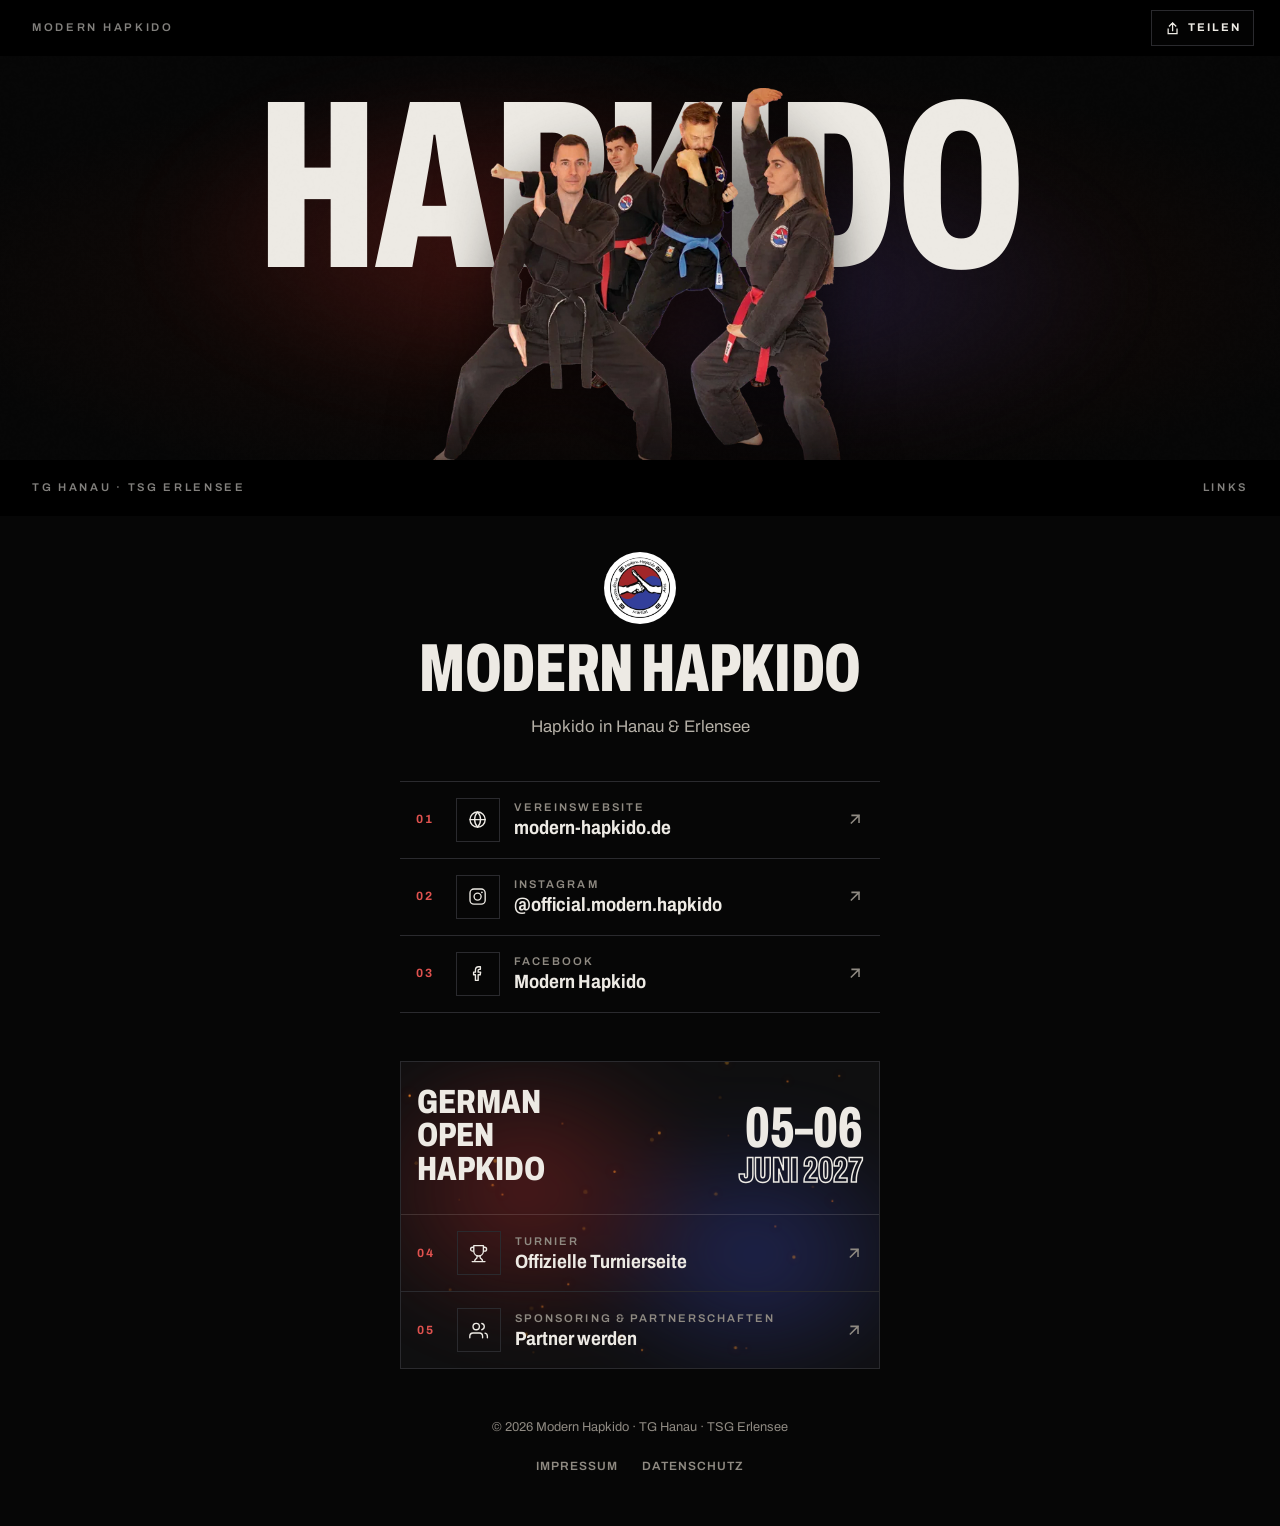
<file: index.html>
<!doctype html>
<html lang="de">
  <head>
    <meta charset="utf-8" />
    <meta name="viewport" content="width=device-width, initial-scale=1, viewport-fit=cover" />
    <title>Modern Hapkido · Alle Links</title>
    <meta name="description" content="Modern Hapkido in Hanau und Erlensee: Vereinswebsite, Instagram, Facebook und die German Open Hapkido 2027 auf einen Blick." />
    <meta name="theme-color" content="#060606" />
    <meta name="color-scheme" content="dark" />

    <meta property="og:type" content="website" />
    <meta property="og:locale" content="de_DE" />
    <meta property="og:site_name" content="Modern Hapkido" />
    <meta property="og:title" content="Modern Hapkido · Alle Links" />
    <meta property="og:description" content="Website, Instagram, Facebook und German Open Hapkido 2027." />
    <meta property="og:image" content="assets/img/og.png" />
    <meta property="og:image:width" content="1200" />
    <meta property="og:image:height" content="630" />
    <meta name="twitter:card" content="summary_large_image" />

    <link rel="icon" href="assets/img/favicon.ico" sizes="any" />
    <link rel="icon" href="assets/img/favicon-32.png" type="image/png" sizes="32x32" />
    <link rel="apple-touch-icon" href="assets/img/apple-touch-icon.png" />

    <link rel="preload" href="assets/fonts/archivo-latin-wdth-normal.woff2" as="font" type="font/woff2" crossorigin />
    <link rel="preload" as="image" type="image/webp" imagesrcset="assets/img/gruppe-s.webp 600w, assets/img/gruppe-l.webp 786w" imagesizes="(min-width: 40rem) 26rem, 80vw" fetchpriority="high" />
    <link rel="stylesheet" href="style.css" />
    <script src="main.js" defer></script>

    <script type="application/ld+json">
      {
        "@context": "https://schema.org",
        "@type": "SportsOrganization",
        "name": "Modern Hapkido",
        "sport": "Hapkido",
        "url": "https://www.modern-hapkido.de/",
        "email": "info@modern-hapkido.de",
        "areaServed": ["Hanau", "Erlensee"],
        "sameAs": [
          "https://www.instagram.com/official.modern.hapkido/",
          "https://www.facebook.com/ChunKiDoHapkido"
        ]
      }
    </script>
  </head>
  <body>
    <a class="sprung" href="#links">Zu den Links springen</a>

    <!-- Bühne im Stil des Promo-Trailers: Korn, Ecktexte, Kino-Balken, Figur vor riesiger Schrift -->
    <header class="lt-buehne korn">
      <div class="lt-buehne__feld" aria-hidden="true"></div>

      <p class="lt-riesenwort" aria-hidden="true">
        <span style="--i: 0">H</span><span style="--i: 1">a</span><span style="--i: 2">p</span><span style="--i: 3">k</span><span style="--i: 4">i</span><span style="--i: 5">d</span><span style="--i: 6">o</span>
      </p>

      <div class="lt-figur">
        <img
          src="assets/img/gruppe-s.webp"
          srcset="assets/img/gruppe-s.webp 600w, assets/img/gruppe-l.webp 786w"
          sizes="(min-width: 40rem) 26rem, 80vw"
          width="600"
          height="617"
          alt="Vier Trainerinnen und Trainer von Modern Hapkido im schwarzen Dobok in Kampfhaltung"
          fetchpriority="high"
        />
      </div>
      <span class="lt-boden" aria-hidden="true"></span>

      <span class="lt-kino lt-kino--oben" aria-hidden="true"></span>
      <span class="lt-kino lt-kino--unten" aria-hidden="true"></span>

      <span class="hud hud--ol" aria-hidden="true">Modern Hapkido</span>
      <span class="hud hud--or" aria-hidden="true">Hanau · Erlensee</span>
      <span class="hud hud--ul" aria-hidden="true">TG Hanau · TSG Erlensee</span>
      <span class="hud hud--ur" aria-hidden="true">Links</span>

      <!-- Teilen: erscheint nur mit JavaScript -->
      <button class="lt-teilen" type="button" hidden>
        <svg viewBox="0 0 24 24" aria-hidden="true"><path d="M12 15V3M7 8l5-5 5 5M5 13v7h14v-7" /></svg>
        <span class="lt-teilen__text">Teilen</span>
      </button>
    </header>

    <main class="lt-spalte">
      <div class="lt-kopf">
        <img class="lt-logo" src="assets/img/logo/logo-192.webp" srcset="assets/img/logo/logo-192.webp 192w, assets/img/logo/logo-512.webp 512w" sizes="4.5rem" width="192" height="192" alt="" />
        <h1 class="lt-titel">Modern Hapkido</h1>
        <p class="lt-unterzeile">Hapkido in Hanau &amp; Erlensee</p>
      </div>

      <nav id="links" aria-label="Kanäle von Modern Hapkido">
        <ul class="lt-liste">
          <li style="--i: 0">
            <a class="lt-link" href="https://www.modern-hapkido.de/" target="_blank" rel="noopener">
              <span class="lt-link__nr" aria-hidden="true">01</span>
              <span class="lt-link__symbol" aria-hidden="true">
                <svg viewBox="0 0 24 24"><circle cx="12" cy="12" r="9.5" /><path d="M12 2.5a14 14 0 0 0 0 19M12 2.5a14 14 0 0 1 0 19M2.5 12h19" /></svg>
              </span>
              <span class="lt-link__text">
                <span class="lt-link__label">Vereinswebsite</span>
                <span class="lt-link__name">modern-hapkido.de</span>
              </span>
              <svg class="lt-link__pfeil" viewBox="0 0 24 24" aria-hidden="true"><path d="M7 17 17 7M8 7h9v9" /></svg>
              <span class="sr-only">(öffnet in neuem Tab)</span>
            </a>
          </li>
          <li style="--i: 1">
            <a class="lt-link" href="https://www.instagram.com/official.modern.hapkido/" target="_blank" rel="noopener">
              <span class="lt-link__nr" aria-hidden="true">02</span>
              <span class="lt-link__symbol" aria-hidden="true">
                <svg viewBox="0 0 24 24"><rect x="2.5" y="2.5" width="19" height="19" rx="5" /><circle cx="12" cy="12" r="4.4" /><circle cx="17.4" cy="6.6" r="1.1" fill="currentColor" stroke="none" /></svg>
              </span>
              <span class="lt-link__text">
                <span class="lt-link__label">Instagram</span>
                <span class="lt-link__name">@official.modern.hapkido</span>
              </span>
              <svg class="lt-link__pfeil" viewBox="0 0 24 24" aria-hidden="true"><path d="M7 17 17 7M8 7h9v9" /></svg>
              <span class="sr-only">(öffnet in neuem Tab)</span>
            </a>
          </li>
          <li style="--i: 2">
            <a class="lt-link" href="https://www.facebook.com/ChunKiDoHapkido" target="_blank" rel="noopener">
              <span class="lt-link__nr" aria-hidden="true">03</span>
              <span class="lt-link__symbol" aria-hidden="true">
                <svg viewBox="0 0 24 24"><path d="M15.5 3.5h-2.2c-2.4 0-4 1.6-4 4.1v2.6H7v3.3h2.3v7h3.4v-7h2.6l.5-3.3h-3.1V8.1c0-.9.4-1.4 1.4-1.4h1.4Z" /></svg>
              </span>
              <span class="lt-link__text">
                <span class="lt-link__label">Facebook</span>
                <span class="lt-link__name">Modern Hapkido</span>
              </span>
              <svg class="lt-link__pfeil" viewBox="0 0 24 24" aria-hidden="true"><path d="M7 17 17 7M8 7h9v9" /></svg>
              <span class="sr-only">(öffnet in neuem Tab)</span>
            </a>
          </li>
        </ul>

        <!-- German Open mit Taegeuk-Leuchtfeld und Glutfunken -->
        <section class="lt-go" aria-labelledby="go-titel" data-glut>
          <div class="lt-go__feld" aria-hidden="true"></div>
          <div class="lt-go__kopf">
            <h2 id="go-titel" class="lt-go__titel">German Open Hapkido</h2>
            <p class="lt-go__datum">
              <time datetime="2027-06-05">05–06</time>
              <span>Juni 2027</span>
            </p>
          </div>
          <ul class="lt-liste">
            <li style="--i: 3">
              <a class="lt-link" href="https://go-hapkido.de" target="_blank" rel="noopener">
                <span class="lt-link__nr" aria-hidden="true">04</span>
                <span class="lt-link__symbol" aria-hidden="true">
                  <svg viewBox="0 0 24 24"><path d="M6 9H4.5a2.5 2.5 0 0 1 0-5H6M18 9h1.5a2.5 2.5 0 0 0 0-5H18M4 22h16M10 14.7V17c0 .6-.5 1-1 1.2C7.9 18.8 7 20.2 7 22M14 14.7V17c0 .6.5 1 1 1.2 1.1.5 2 2 2 3.8M18 2H6v7a6 6 0 0 0 12 0V2Z" /></svg>
                </span>
                <span class="lt-link__text">
                  <span class="lt-link__label">Turnier</span>
                  <span class="lt-link__name">Offizielle Turnierseite</span>
                </span>
                <svg class="lt-link__pfeil" viewBox="0 0 24 24" aria-hidden="true"><path d="M7 17 17 7M8 7h9v9" /></svg>
                <span class="sr-only">(öffnet in neuem Tab)</span>
              </a>
            </li>
            <li style="--i: 4">
              <a class="lt-link" href="https://sponsoring.go-hapkido.de" target="_blank" rel="noopener">
                <span class="lt-link__nr" aria-hidden="true">05</span>
                <span class="lt-link__symbol" aria-hidden="true">
                  <svg viewBox="0 0 24 24"><path d="M17 21v-2a4 4 0 0 0-4-4H5a4 4 0 0 0-4 4v2M23 21v-2a4 4 0 0 0-3-3.9M16 3.1a4 4 0 0 1 0 7.8" /><circle cx="9" cy="7" r="4" /></svg>
                </span>
                <span class="lt-link__text">
                  <span class="lt-link__label">Sponsoring &amp; Partnerschaften</span>
                  <span class="lt-link__name">Partner werden</span>
                </span>
                <svg class="lt-link__pfeil" viewBox="0 0 24 24" aria-hidden="true"><path d="M7 17 17 7M8 7h9v9" /></svg>
                <span class="sr-only">(öffnet in neuem Tab)</span>
              </a>
            </li>
          </ul>
        </section>
      </nav>
    </main>

    <footer class="lt-fuss lt-spalte">
      <p>© 2026 Modern Hapkido · TG Hanau · TSG Erlensee</p>
      <p class="lt-fuss__links">
        <a href="impressum.html">Impressum</a>
        <a href="datenschutz.html">Datenschutz</a>
      </p>
    </footer>
  </body>
</html>
</file>
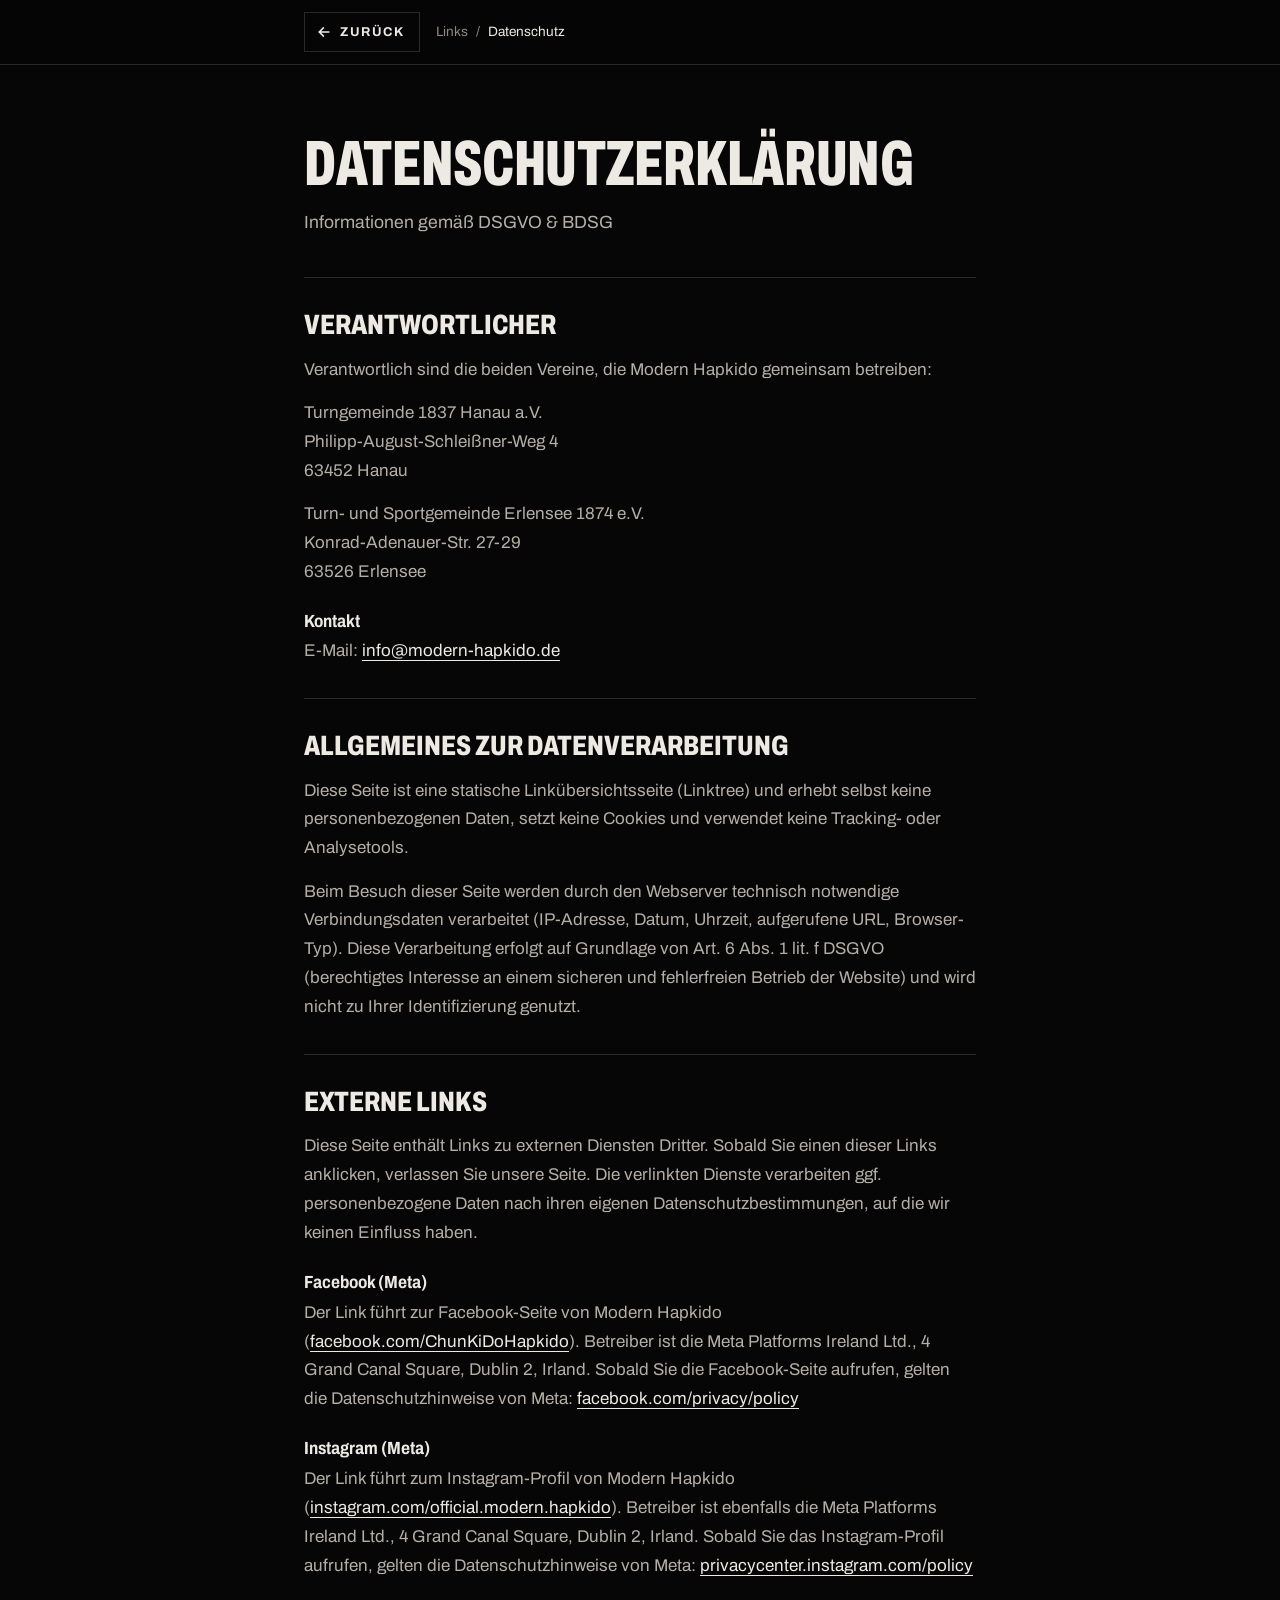
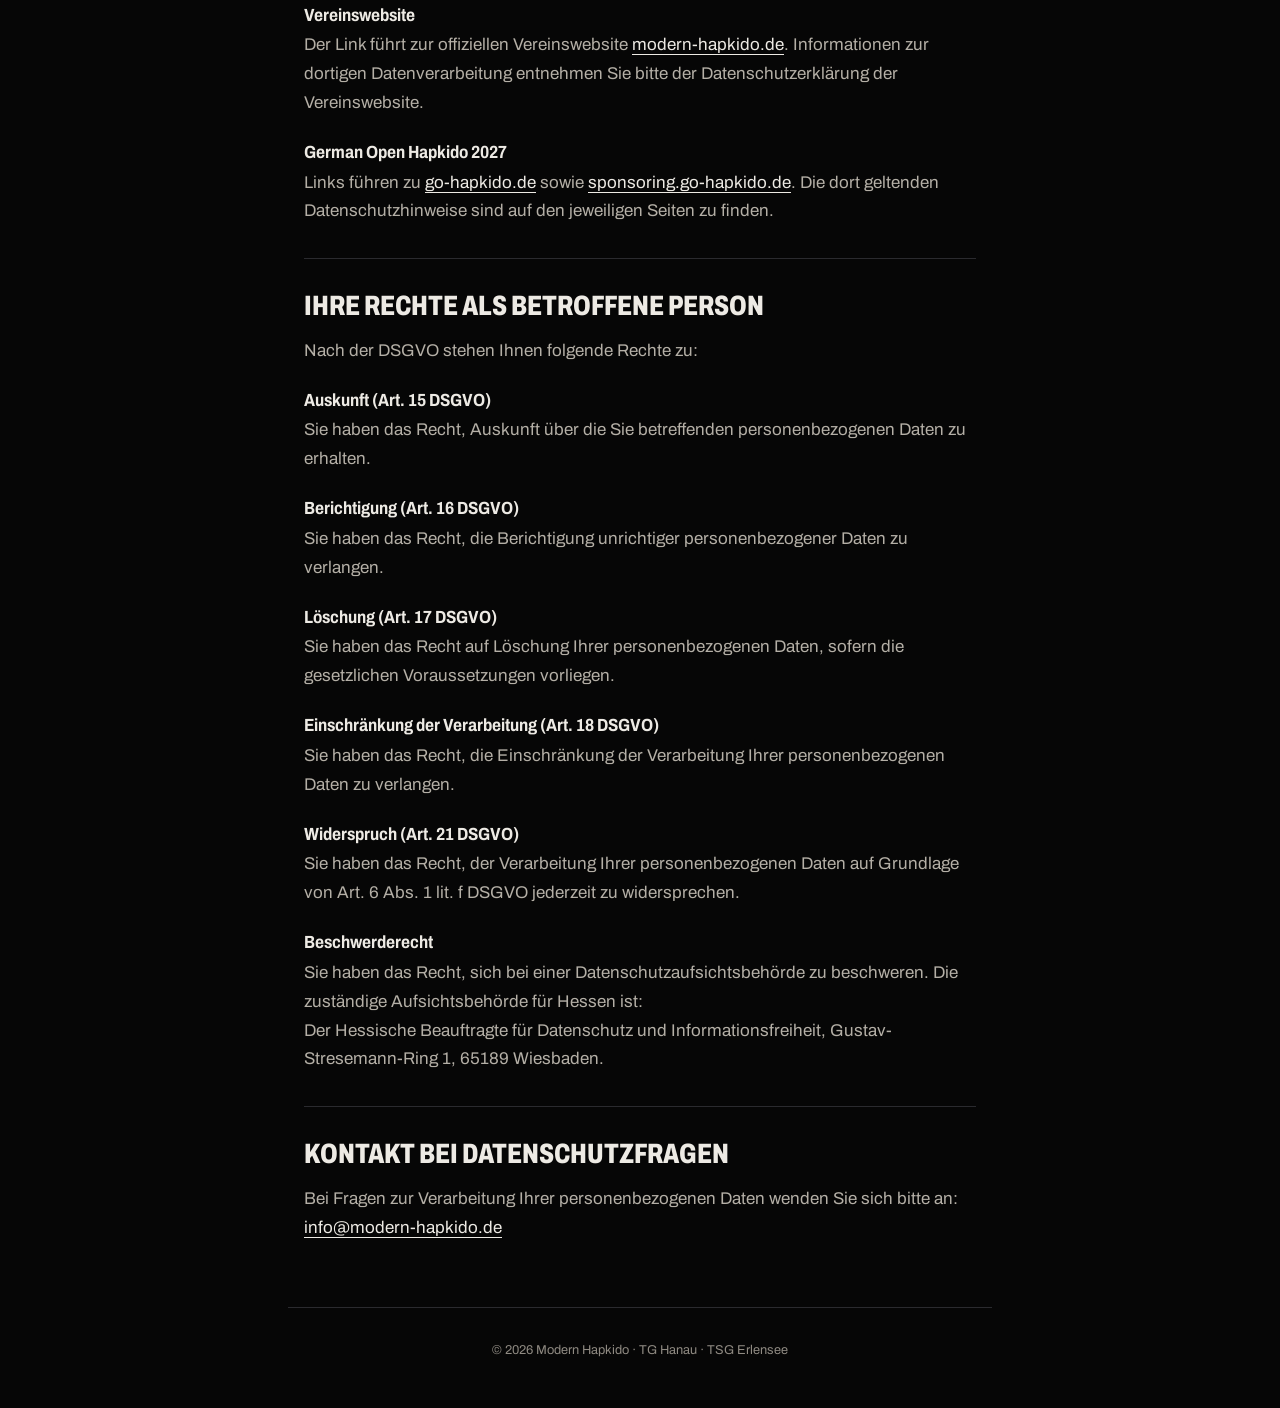
<file: datenschutz.html>
<!doctype html>
<html lang="de">
  <head>
    <meta charset="utf-8" />
    <title>Datenschutzerklärung · Modern Hapkido</title>
    <meta name="viewport" content="width=device-width, initial-scale=1" />
    <meta name="robots" content="noindex, nofollow" />
    <meta name="theme-color" content="#060606" />
    <meta name="color-scheme" content="dark" />
    <link rel="icon" href="assets/img/favicon.ico" sizes="any" />
    <link rel="icon" href="assets/img/favicon-32.png" type="image/png" sizes="32x32" />
    <link rel="apple-touch-icon" href="assets/img/apple-touch-icon.png" />
    <link rel="preload" href="assets/fonts/archivo-latin-wdth-normal.woff2" as="font" type="font/woff2" crossorigin />
    <link rel="stylesheet" href="style.css" />
  </head>
  <body>
    <a class="sprung" href="#inhalt">Zum Inhalt springen</a>

    <header class="lp-kopf">
      <div class="lp-kopf__innen">
        <a href="index.html" class="lp-zurueck">
          <svg viewBox="0 0 24 24" aria-hidden="true"><path d="M19 12H5M11 6l-6 6 6 6" /></svg>
          Zurück
        </a>
        <nav class="lp-pfad" aria-label="Brotkrumen">
          <a href="index.html">Links</a>
          <span aria-hidden="true">/</span>
          <span aria-current="page">Datenschutz</span>
        </nav>
      </div>
    </header>

    <main class="lp-page" id="inhalt">

      <h1 class="lp-title">Datenschutzerklärung</h1>
      <p class="lp-subtitle">Informationen gemäß DSGVO &amp; BDSG</p>

      <section class="lp-section">
        <h2>Verantwortlicher</h2>
        <p>Verantwortlich sind die beiden Vereine, die Modern Hapkido gemeinsam betreiben:</p>
        <address>
          Turngemeinde 1837 Hanau a.V.<br />
          Philipp-August-Schleißner-Weg 4<br />
          63452 Hanau
        </address>
        <address>
          Turn- und Sportgemeinde Erlensee 1874 e.V.<br />
          Konrad-Adenauer-Str. 27-29<br />
          63526 Erlensee
        </address>
        <h3>Kontakt</h3>
        <p>E-Mail: <a href="mailto:info@modern-hapkido.de">info@modern-hapkido.de</a></p>
      </section>

      <section class="lp-section">
        <h2>Allgemeines zur Datenverarbeitung</h2>
        <p>
          Diese Seite ist eine statische Linkübersichtsseite (Linktree) und erhebt selbst keine personenbezogenen Daten, setzt keine Cookies und verwendet keine Tracking- oder Analysetools.
        </p>
        <p>
          Beim Besuch dieser Seite werden durch den Webserver technisch notwendige Verbindungsdaten verarbeitet (IP-Adresse, Datum, Uhrzeit, aufgerufene URL, Browser-Typ). Diese Verarbeitung erfolgt auf Grundlage von Art. 6 Abs. 1 lit. f DSGVO (berechtigtes Interesse an einem sicheren und fehlerfreien Betrieb der Website) und wird nicht zu Ihrer Identifizierung genutzt.
        </p>
      </section>

      <section class="lp-section">
        <h2>Externe Links</h2>
        <p>
          Diese Seite enthält Links zu externen Diensten Dritter. Sobald Sie einen dieser Links anklicken, verlassen Sie unsere Seite. Die verlinkten Dienste verarbeiten ggf. personenbezogene Daten nach ihren eigenen Datenschutzbestimmungen, auf die wir keinen Einfluss haben.
        </p>

        <h3>Facebook (Meta)</h3>
        <p>
          Der Link führt zur Facebook-Seite von Modern Hapkido (<a href="https://www.facebook.com/ChunKiDoHapkido" target="_blank" rel="noopener noreferrer">facebook.com/ChunKiDoHapkido</a>). Betreiber ist die Meta Platforms Ireland Ltd., 4 Grand Canal Square, Dublin 2, Irland. Sobald Sie die Facebook-Seite aufrufen, gelten die Datenschutzhinweise von Meta: <a href="https://www.facebook.com/privacy/policy/" target="_blank" rel="noopener noreferrer">facebook.com/privacy/policy</a>
        </p>

        <h3>Instagram (Meta)</h3>
        <p>
          Der Link führt zum Instagram-Profil von Modern Hapkido (<a href="https://www.instagram.com/official.modern.hapkido/" target="_blank" rel="noopener noreferrer">instagram.com/official.modern.hapkido</a>). Betreiber ist ebenfalls die Meta Platforms Ireland Ltd., 4 Grand Canal Square, Dublin 2, Irland. Sobald Sie das Instagram-Profil aufrufen, gelten die Datenschutzhinweise von Meta: <a href="https://privacycenter.instagram.com/policy/" target="_blank" rel="noopener noreferrer">privacycenter.instagram.com/policy</a>
        </p>

        <h3>Vereinswebsite</h3>
        <p>
          Der Link führt zur offiziellen Vereinswebsite <a href="https://www.modern-hapkido.de/" target="_blank" rel="noopener noreferrer">modern-hapkido.de</a>. Informationen zur dortigen Datenverarbeitung entnehmen Sie bitte der Datenschutzerklärung der Vereinswebsite.
        </p>

        <h3>German Open Hapkido 2027</h3>
        <p>
          Links führen zu <a href="https://go-hapkido.de" target="_blank" rel="noopener noreferrer">go-hapkido.de</a> sowie <a href="https://sponsoring.go-hapkido.de" target="_blank" rel="noopener noreferrer">sponsoring.go-hapkido.de</a>. Die dort geltenden Datenschutzhinweise sind auf den jeweiligen Seiten zu finden.
        </p>
      </section>

      <section class="lp-section">
        <h2>Ihre Rechte als betroffene Person</h2>
        <p>Nach der DSGVO stehen Ihnen folgende Rechte zu:</p>

        <h3>Auskunft (Art. 15 DSGVO)</h3>
        <p>Sie haben das Recht, Auskunft über die Sie betreffenden personenbezogenen Daten zu erhalten.</p>

        <h3>Berichtigung (Art. 16 DSGVO)</h3>
        <p>Sie haben das Recht, die Berichtigung unrichtiger personenbezogener Daten zu verlangen.</p>

        <h3>Löschung (Art. 17 DSGVO)</h3>
        <p>Sie haben das Recht auf Löschung Ihrer personenbezogenen Daten, sofern die gesetzlichen Voraussetzungen vorliegen.</p>

        <h3>Einschränkung der Verarbeitung (Art. 18 DSGVO)</h3>
        <p>Sie haben das Recht, die Einschränkung der Verarbeitung Ihrer personenbezogenen Daten zu verlangen.</p>

        <h3>Widerspruch (Art. 21 DSGVO)</h3>
        <p>Sie haben das Recht, der Verarbeitung Ihrer personenbezogenen Daten auf Grundlage von Art. 6 Abs. 1 lit. f DSGVO jederzeit zu widersprechen.</p>

        <h3>Beschwerderecht</h3>
        <p>
          Sie haben das Recht, sich bei einer Datenschutzaufsichtsbehörde zu beschweren. Die zuständige Aufsichtsbehörde für Hessen ist:<br />
          Der Hessische Beauftragte für Datenschutz und Informationsfreiheit, Gustav-Stresemann-Ring 1, 65189 Wiesbaden.
        </p>
      </section>

      <section class="lp-section">
        <h2>Kontakt bei Datenschutzfragen</h2>
        <p>
          Bei Fragen zur Verarbeitung Ihrer personenbezogenen Daten wenden Sie sich bitte an:<br />
          <a href="mailto:info@modern-hapkido.de">info@modern-hapkido.de</a>
        </p>
      </section>

    </main>

    <footer class="lp-footer">
      <p>© 2026 Modern Hapkido · TG Hanau · TSG Erlensee</p>
    </footer>
  </body>
</html>
</file>
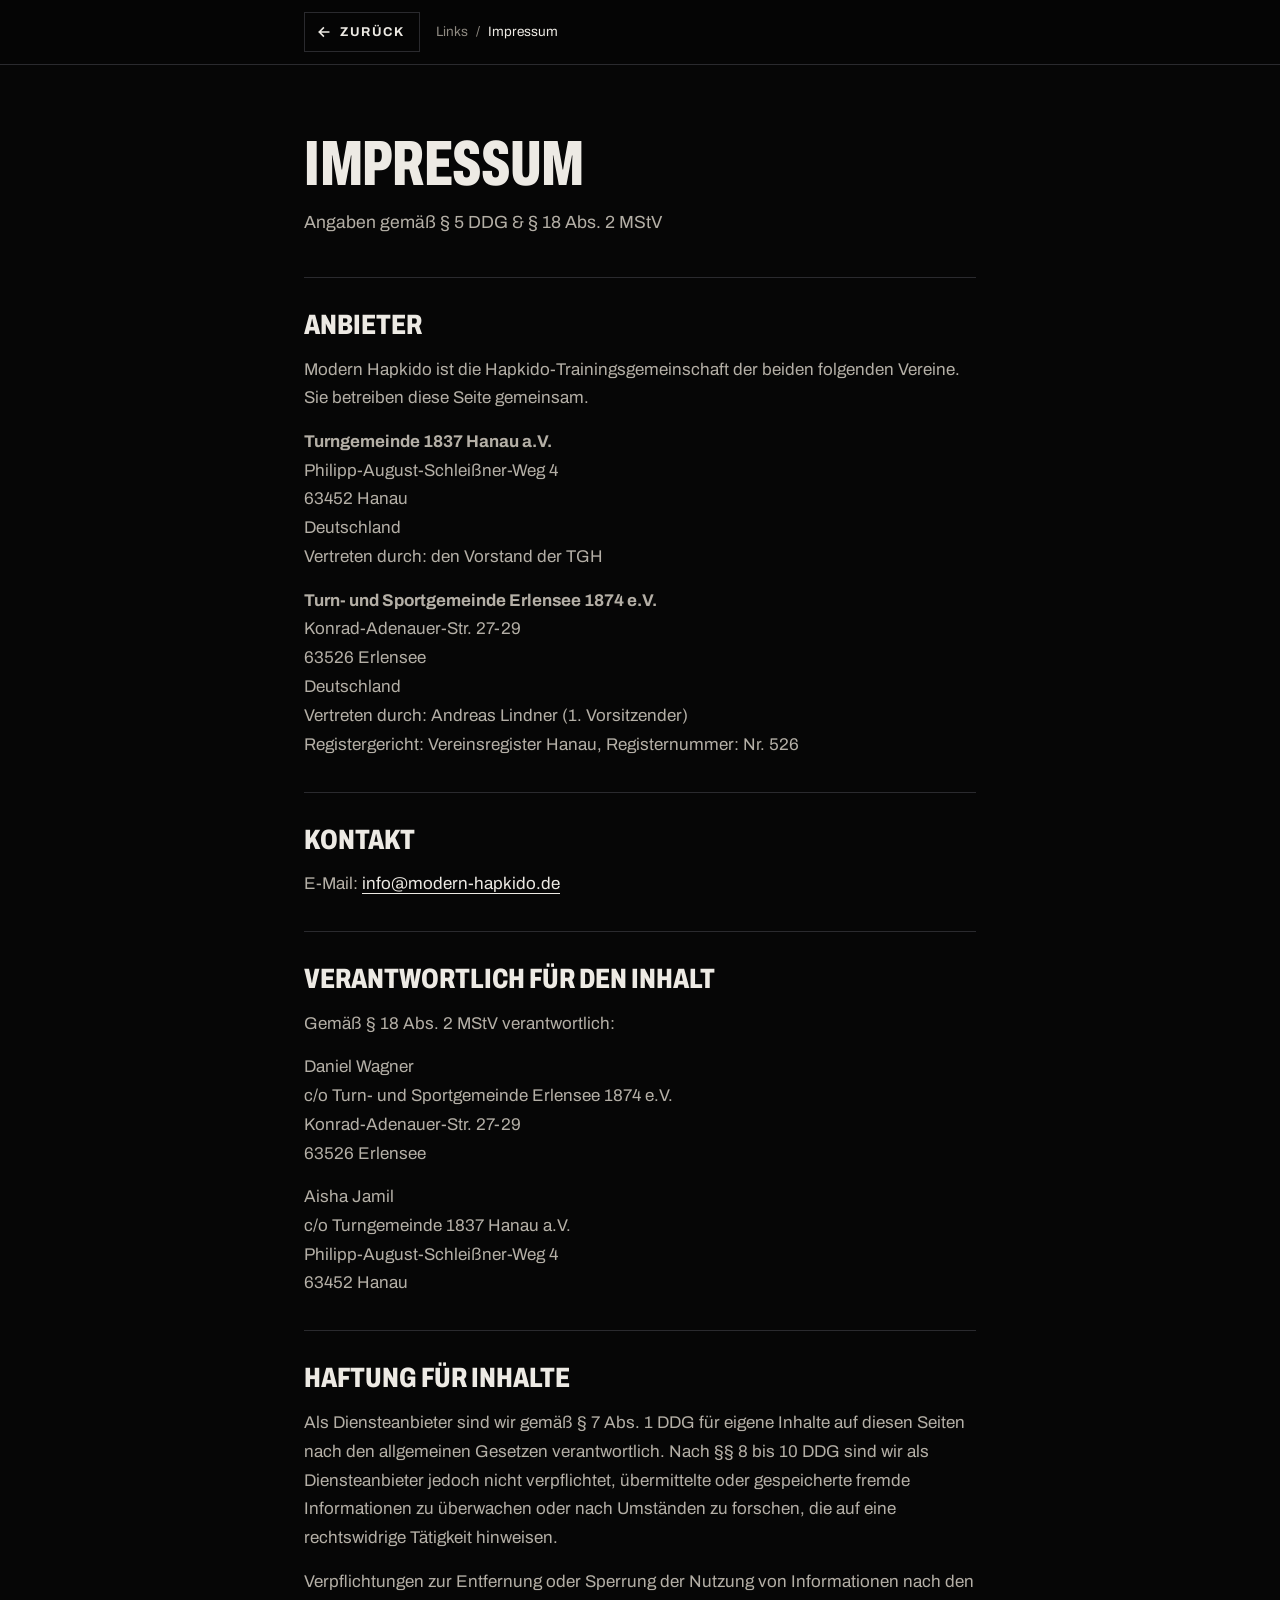
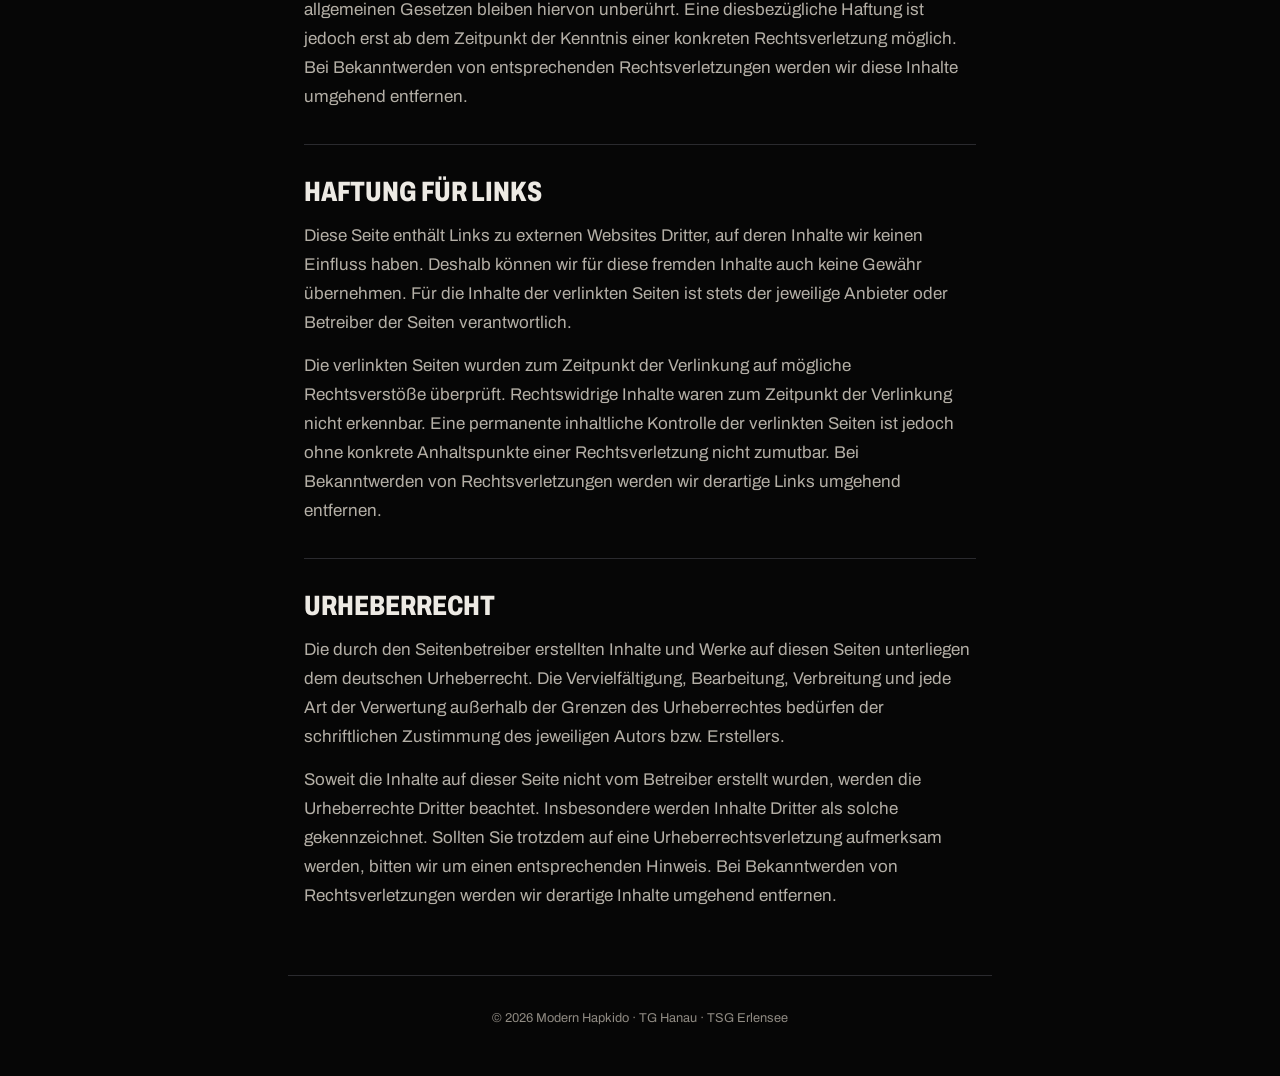
<file: impressum.html>
<!doctype html>
<html lang="de">
  <head>
    <meta charset="utf-8" />
    <title>Impressum · Modern Hapkido</title>
    <meta name="viewport" content="width=device-width, initial-scale=1" />
    <meta name="robots" content="noindex, nofollow" />
    <meta name="theme-color" content="#060606" />
    <meta name="color-scheme" content="dark" />
    <link rel="icon" href="assets/img/favicon.ico" sizes="any" />
    <link rel="icon" href="assets/img/favicon-32.png" type="image/png" sizes="32x32" />
    <link rel="apple-touch-icon" href="assets/img/apple-touch-icon.png" />
    <link rel="preload" href="assets/fonts/archivo-latin-wdth-normal.woff2" as="font" type="font/woff2" crossorigin />
    <link rel="stylesheet" href="style.css" />
  </head>
  <body>
    <a class="sprung" href="#inhalt">Zum Inhalt springen</a>

    <header class="lp-kopf">
      <div class="lp-kopf__innen">
        <a href="index.html" class="lp-zurueck">
          <svg viewBox="0 0 24 24" aria-hidden="true"><path d="M19 12H5M11 6l-6 6 6 6" /></svg>
          Zurück
        </a>
        <nav class="lp-pfad" aria-label="Brotkrumen">
          <a href="index.html">Links</a>
          <span aria-hidden="true">/</span>
          <span aria-current="page">Impressum</span>
        </nav>
      </div>
    </header>

    <main class="lp-page" id="inhalt">

      <h1 class="lp-title">Impressum</h1>
      <p class="lp-subtitle">Angaben gemäß § 5 DDG &amp; § 18 Abs. 2 MStV</p>

      <section class="lp-section">
        <h2>Anbieter</h2>
        <p>Modern Hapkido ist die Hapkido-Trainingsgemeinschaft der beiden folgenden Vereine. Sie betreiben diese Seite gemeinsam.</p>
        <address>
          <strong>Turngemeinde 1837 Hanau a.V.</strong><br />
          Philipp-August-Schleißner-Weg 4<br />
          63452 Hanau<br />
          Deutschland<br />
          Vertreten durch: den Vorstand der TGH
        </address>
        <address>
          <strong>Turn- und Sportgemeinde Erlensee 1874 e.V.</strong><br />
          Konrad-Adenauer-Str. 27-29<br />
          63526 Erlensee<br />
          Deutschland<br />
          Vertreten durch: Andreas Lindner (1. Vorsitzender)<br />
          Registergericht: Vereinsregister Hanau, Registernummer: Nr. 526
        </address>
      </section>

      <section class="lp-section">
        <h2>Kontakt</h2>
        <p>E-Mail: <a href="mailto:info@modern-hapkido.de">info@modern-hapkido.de</a></p>
      </section>

      <section class="lp-section">
        <h2>Verantwortlich für den Inhalt</h2>
        <p>Gemäß § 18 Abs. 2 MStV verantwortlich:</p>
        <address>
          Daniel Wagner<br />
          c/o Turn- und Sportgemeinde Erlensee 1874 e.V.<br />
          Konrad-Adenauer-Str. 27-29<br />
          63526 Erlensee
        </address>
        <address>
          Aisha Jamil<br />
          c/o Turngemeinde 1837 Hanau a.V.<br />
          Philipp-August-Schleißner-Weg 4<br />
          63452 Hanau
        </address>
      </section>

      <section class="lp-section">
        <h2>Haftung für Inhalte</h2>
        <p>
          Als Diensteanbieter sind wir gemäß § 7 Abs. 1 DDG für eigene Inhalte auf diesen Seiten nach den allgemeinen Gesetzen verantwortlich. Nach §§ 8 bis 10 DDG sind wir als Diensteanbieter jedoch nicht verpflichtet, übermittelte oder gespeicherte fremde Informationen zu überwachen oder nach Umständen zu forschen, die auf eine rechtswidrige Tätigkeit hinweisen.
        </p>
        <p>
          Verpflichtungen zur Entfernung oder Sperrung der Nutzung von Informationen nach den allgemeinen Gesetzen bleiben hiervon unberührt. Eine diesbezügliche Haftung ist jedoch erst ab dem Zeitpunkt der Kenntnis einer konkreten Rechtsverletzung möglich. Bei Bekanntwerden von entsprechenden Rechtsverletzungen werden wir diese Inhalte umgehend entfernen.
        </p>
      </section>

      <section class="lp-section">
        <h2>Haftung für Links</h2>
        <p>
          Diese Seite enthält Links zu externen Websites Dritter, auf deren Inhalte wir keinen Einfluss haben. Deshalb können wir für diese fremden Inhalte auch keine Gewähr übernehmen. Für die Inhalte der verlinkten Seiten ist stets der jeweilige Anbieter oder Betreiber der Seiten verantwortlich.
        </p>
        <p>
          Die verlinkten Seiten wurden zum Zeitpunkt der Verlinkung auf mögliche Rechtsverstöße überprüft. Rechtswidrige Inhalte waren zum Zeitpunkt der Verlinkung nicht erkennbar. Eine permanente inhaltliche Kontrolle der verlinkten Seiten ist jedoch ohne konkrete Anhaltspunkte einer Rechtsverletzung nicht zumutbar. Bei Bekanntwerden von Rechtsverletzungen werden wir derartige Links umgehend entfernen.
        </p>
      </section>

      <section class="lp-section">
        <h2>Urheberrecht</h2>
        <p>
          Die durch den Seitenbetreiber erstellten Inhalte und Werke auf diesen Seiten unterliegen dem deutschen Urheberrecht. Die Vervielfältigung, Bearbeitung, Verbreitung und jede Art der Verwertung außerhalb der Grenzen des Urheberrechtes bedürfen der schriftlichen Zustimmung des jeweiligen Autors bzw. Erstellers.
        </p>
        <p>
          Soweit die Inhalte auf dieser Seite nicht vom Betreiber erstellt wurden, werden die Urheberrechte Dritter beachtet. Insbesondere werden Inhalte Dritter als solche gekennzeichnet. Sollten Sie trotzdem auf eine Urheberrechtsverletzung aufmerksam werden, bitten wir um einen entsprechenden Hinweis. Bei Bekanntwerden von Rechtsverletzungen werden wir derartige Inhalte umgehend entfernen.
        </p>
      </section>

    </main>

    <footer class="lp-footer">
      <p>© 2026 Modern Hapkido · TG Hanau · TSG Erlensee</p>
    </footer>
  </body>
</html>
</file>
<file: style.css>
/* Modern Hapkido · Linkseite
   Ableger der Vereinsseite: Hallenschwarz, Kreide, Logo-Rot nur als Signal,
   Logo-Blau nur im Taegeuk-Leuchtfeld. Schrift: Archivo (variabel, Breite und Stärke).
   Bildsprache des Promo-Trailers: Filmkorn, Ecktexte, Kino-Balken, Figur vor riesiger Schrift. */

@font-face {
  font-family: "Archivo";
  src: url("assets/fonts/archivo-latin-wdth-normal.woff2") format("woff2");
  font-weight: 100 900;
  font-stretch: 62% 125%;
  font-display: swap;
}

:root {
  /* Farben (1:1 aus dem Design-System der Vereinsseite) */
  --schwarz: #060606;
  --flaeche-1: #0f0f10;
  --flaeche-2: #17171a;
  --linie: #2a2a2e;
  --kreide: #edeae4;
  --gedaempft: #b4afa6;
  --leise: #8f8a82;
  --rot: #a02828;
  --rot-text: #e0524f;

  --schrift: "Archivo", system-ui, sans-serif;
  --spalte: 32rem;
  --ease: cubic-bezier(0.16, 1, 0.3, 1);
  color-scheme: dark;
}

/* ---------------------------------------------------------------- Grundlage */
*, *::before, *::after { box-sizing: border-box; }
html { -webkit-text-size-adjust: 100%; }
body {
  margin: 0;
  min-height: 100svh;
  background: var(--schwarz);
  color: var(--kreide);
  font-family: var(--schrift);
  font-size: 1.0625rem;
  line-height: 1.6;
  font-stretch: 100%;
  text-rendering: optimizeLegibility;
  -webkit-font-smoothing: antialiased;
  overflow-x: clip;
}
img, svg { display: block; max-width: 100%; }
img { height: auto; }
h1, h2, h3, p, ul, address { margin: 0; }
ul { padding: 0; list-style: none; }
a { color: inherit; text-underline-offset: 0.22em; text-decoration-thickness: 1px; }
a:hover { text-decoration-color: var(--rot-text); }
button { font: inherit; color: inherit; }
::selection { background: var(--rot); color: #fff; }
:focus-visible { outline: 3px solid var(--kreide); outline-offset: 3px; }

.sr-only {
  position: absolute; width: 1px; height: 1px; padding: 0; margin: -1px;
  overflow: hidden; clip: rect(0 0 0 0); white-space: nowrap; border: 0;
}
.sprung {
  position: fixed; left: 1rem; top: 1rem; z-index: 100;
  padding: 0.75rem 1rem; background: var(--kreide); color: var(--schwarz);
  font-weight: 700; text-decoration: none; transform: translateY(-200%);
}
.sprung:focus { transform: none; }

.lt-spalte { width: 100%; max-width: var(--spalte); margin-inline: auto; padding-inline: 1rem; }

/* ---------------------------------------------------------------- Trailer-Bildsprache */
/* Filmkorn */
.korn { position: relative; isolation: isolate; }
.korn::after {
  content: ""; position: absolute; inset: -50%; z-index: 5; pointer-events: none;
  background: url("assets/img/korn.webp"); opacity: 0.09; mix-blend-mode: overlay;
  animation: korn 0.9s steps(1) infinite;
}
@keyframes korn {
  0% { transform: translate(0, 0); } 20% { transform: translate(-3%, 2%); } 40% { transform: translate(2%, -3%); }
  60% { transform: translate(-1%, 3%); } 80% { transform: translate(3%, 1%); } 100% { transform: translate(0, 0); }
}

/* Kleine Ecktexte wie im Trailer */
.hud {
  position: absolute; z-index: 7; pointer-events: none;
  font-size: 0.6875rem; font-weight: 600; letter-spacing: 0.24em; text-transform: uppercase;
  color: rgba(237, 234, 228, 0.55); line-height: 1;
}
.hud--ol { left: 1rem; top: 1rem; } .hud--or { right: 1rem; top: 1rem; }
.hud--ul { left: 1rem; bottom: 1rem; } .hud--ur { right: 1rem; bottom: 1rem; }

/* Taegeuk-Leuchtfeld: Rot und Blau nur als Paar */
@keyframes atmen { to { transform: rotate(25deg) scale(1.08); } }

/* ---------------------------------------------------------------- Bühne */
.lt-buehne {
  display: grid; place-items: end center;
  overflow: clip;
  padding-top: 4.25rem;
  background: radial-gradient(ellipse 80% 60% at 50% 55%, #1a0b07 0%, var(--schwarz) 72%);
}
/* Nur diese drei teilen sich die Zelle; absolut gesetzte Teile beziehen sich auf die ganze Bühne */
.lt-riesenwort, .lt-figur, .lt-boden { grid-area: 1 / 1; }
.lt-buehne__feld {
  position: absolute; inset: 0; z-index: 0; opacity: 0.55; pointer-events: none;
  background:
    radial-gradient(closest-side at 38% 46%, rgba(160, 40, 40, 0.5), transparent 70%),
    radial-gradient(closest-side at 64% 56%, rgba(50, 60, 150, 0.45), transparent 70%);
  filter: blur(30px);
  animation: atmen 18s ease-in-out infinite alternate;
}

/* Riesenwort hinter der Figur */
.lt-riesenwort {
  position: relative; z-index: 1; align-self: center;
  display: flex; perspective: 600px;
  margin-bottom: 18%;
  font-size: clamp(5rem, 1rem + 24vw, 15rem);
  font-stretch: 62%; font-weight: 800; text-transform: uppercase;
  line-height: 0.8; letter-spacing: -0.01em; white-space: nowrap;
  color: var(--kreide);
}
.lt-riesenwort span {
  display: inline-block; transform-origin: 50% 100%;
  animation: buchstabe 0.9s var(--ease) both;
  animation-delay: calc(0.2s + var(--i) * 0.05s);
}
@keyframes buchstabe { from { opacity: 0; transform: translateY(0.3em) rotateX(-85deg); } }

/* Freisteller der eigenen Leute */
.lt-figur {
  position: relative; z-index: 2;
  width: min(80vw, 26rem);
  /* Schatten auf dem Rahmen, Maske auf dem Bild: so wird der Schatten nicht an der Bildkante abgeschnitten */
  filter: drop-shadow(0 24px 30px rgba(0, 0, 0, 0.65));
}
.lt-figur img {
  width: 100%;
  filter: contrast(1.05);
  -webkit-mask-image: linear-gradient(to bottom, #000 72%, transparent 97%);
  mask-image: linear-gradient(to bottom, #000 72%, transparent 97%);
  animation: figur 1.4s var(--ease) 0.45s both;
}
@keyframes figur { from { opacity: 0; transform: translateY(6%) scale(0.96); } }

.lt-boden {
  position: relative; z-index: 3; align-self: end;
  width: calc(100% - 2rem); height: 1px; margin-bottom: 2.6rem;
  background: linear-gradient(90deg, transparent, rgba(237, 234, 228, 0.55) 15%, rgba(237, 234, 228, 0.55) 85%, transparent);
  transform-origin: left;
  animation: boden 1.6s cubic-bezier(0.87, 0, 0.13, 1) 0.7s both;
}
@keyframes boden { from { transform: scaleX(0); } }

/* Kino-Balken fahren beim Laden ein */
.lt-kino {
  position: absolute; left: 0; right: 0; z-index: 6; height: 2.75rem;
  background: #000; pointer-events: none;
  animation: kino 1.2s var(--ease) both;
}
.lt-kino--oben { top: 0; transform-origin: top; }
.lt-kino--unten { bottom: 0; transform-origin: bottom; }
@keyframes kino { from { transform: scaleY(0); } }

/* Teilen (leiser Knopf) */
.lt-teilen {
  position: absolute; z-index: 8; right: 0.6rem; top: 0.45rem;
  display: inline-flex; align-items: center; gap: 0.45rem;
  min-height: 2.25rem; padding: 0 0.8rem;
  border: 1px solid var(--linie); background: rgba(6, 6, 6, 0.6); cursor: pointer;
  font-size: 0.7rem; font-weight: 700; letter-spacing: 0.18em; text-transform: uppercase;
  transition: border-color .25s var(--ease), background-color .25s var(--ease);
}
.lt-teilen:hover { border-color: var(--kreide); background: var(--flaeche-2); }
.lt-teilen svg { width: 0.95rem; height: 0.95rem; fill: none; stroke: currentColor; stroke-width: 2; stroke-linecap: square; }
/* Ist der Knopf da, weicht der Ecktext oben rechts */
.lt-buehne:has(.lt-teilen:not([hidden])) .hud--or { display: none; }

/* ---------------------------------------------------------------- Kopf */
.lt-kopf {
  display: grid; justify-items: center; gap: 0.9rem; text-align: center;
  padding-block: 2.25rem 2.5rem;
}
.lt-kopf > * { animation: auftauchen 0.9s var(--ease) both; }
.lt-kopf > :nth-child(1) { animation-delay: 0.35s; }
.lt-kopf > :nth-child(2) { animation-delay: 0.42s; }
.lt-kopf > :nth-child(3) { animation-delay: 0.49s; }
@keyframes auftauchen { from { opacity: 0; transform: translateY(1rem); } }

.lt-logo { width: 4.5rem; height: 4.5rem; padding: 0.35rem; border-radius: 50%; background: #fff; }
.lt-titel {
  font-size: clamp(2.9rem, 1.8rem + 5vw, 4.25rem);
  font-stretch: 62%; font-weight: 800; text-transform: uppercase;
  line-height: 0.9; letter-spacing: -0.005em; text-wrap: balance;
}
.lt-unterzeile { color: var(--gedaempft); font-size: 1.05rem; }

/* ---------------------------------------------------------------- Linkliste */
.lt-liste { border-top: 1px solid var(--linie); }
.lt-liste > li {
  border-bottom: 1px solid var(--linie);
  animation: auftauchen 0.8s var(--ease) both;
  animation-delay: calc(0.5s + var(--i) * 0.07s);
}

.lt-link {
  --x: 50%; --y: 50%;
  position: relative; isolation: isolate;
  display: grid; grid-template-columns: auto auto 1fr auto; align-items: center; gap: 0.9rem;
  min-height: 4.75rem; padding: 0.9rem 0.75rem;
  text-decoration: none;
  transition: background-color .3s var(--ease);
}
/* Lichtkegel folgt dem Zeiger (Position aus main.js) */
.lt-link::before {
  content: ""; position: absolute; inset: 0; z-index: -1; pointer-events: none; opacity: 0;
  background: radial-gradient(14rem circle at var(--x) var(--y), rgba(237, 234, 228, 0.07), transparent 70%);
  transition: opacity .35s var(--ease);
}
/* Signalrote Linie zieht von links auf */
.lt-link::after {
  content: ""; position: absolute; left: 0; right: 0; bottom: -1px; height: 2px;
  background: var(--rot-text); transform: scaleX(0); transform-origin: left;
  transition: transform .55s var(--ease);
}
.lt-link:hover, .lt-link:focus-visible { background: var(--flaeche-2); }
.lt-link:hover::before { opacity: 1; }
.lt-link:hover::after, .lt-link:focus-visible::after { transform: scaleX(1); }
.lt-link:active { background: #1f1f23; }
.lt-link:focus-visible { outline-offset: -3px; }

.lt-link__nr {
  min-width: 1.6rem;
  font-size: 0.75rem; font-weight: 700; letter-spacing: 0.2em;
  font-variant-numeric: tabular-nums; color: var(--rot-text);
}
.lt-link__symbol {
  display: grid; place-items: center; width: 2.75rem; height: 2.75rem;
  border: 1px solid var(--linie);
  transition: border-color .3s var(--ease), background-color .3s var(--ease), color .3s var(--ease);
}
.lt-link__symbol svg { width: 1.2rem; height: 1.2rem; fill: none; stroke: currentColor; stroke-width: 1.7; stroke-linecap: round; stroke-linejoin: round; }
.lt-link:hover .lt-link__symbol, .lt-link:focus-visible .lt-link__symbol { border-color: var(--kreide); background: var(--kreide); color: var(--schwarz); }

.lt-link__text { display: grid; gap: 0.15rem; min-width: 0; }
.lt-link__label {
  font-size: 0.7rem; font-weight: 600; letter-spacing: 0.18em; text-transform: uppercase;
  color: var(--leise); line-height: 1.3;
}
.lt-link__name {
  font-size: 1.2rem; font-stretch: 85%; font-weight: 700; line-height: 1.15;
  overflow: hidden; text-overflow: ellipsis; white-space: nowrap;
}
.lt-link__pfeil {
  width: 1.15rem; height: 1.15rem; fill: none; stroke: currentColor; stroke-width: 2; stroke-linecap: square;
  color: var(--leise);
  transition: transform .35s var(--ease), color .3s var(--ease);
}
.lt-link:hover .lt-link__pfeil, .lt-link:focus-visible .lt-link__pfeil { color: var(--kreide); transform: translate(3px, -3px); }

/* ---------------------------------------------------------------- German Open */
.lt-go {
  position: relative; overflow: clip; isolation: isolate;
  margin-top: 3rem; background: var(--flaeche-1); border: 1px solid var(--linie);
}
.lt-go__feld {
  position: absolute; inset: -30%; z-index: -2; opacity: 0.8; pointer-events: none;
  background:
    radial-gradient(closest-side at 35% 45%, rgba(160, 40, 40, 0.55), transparent 70%),
    radial-gradient(closest-side at 65% 58%, rgba(50, 60, 150, 0.6), transparent 70%);
  filter: blur(30px);
  animation: atmen 18s ease-in-out infinite alternate;
}
.lt-glut { position: absolute; inset: 0; z-index: -1; width: 100%; height: 100%; pointer-events: none; }

.lt-go__kopf {
  display: grid; grid-template-columns: 1fr auto; align-items: end; gap: 1rem;
  padding: 1.5rem 1rem 1.75rem;
}
.lt-go__titel {
  font-size: clamp(1.6rem, 1.2rem + 1.6vw, 2.1rem);
  font-stretch: 75%; font-weight: 800; text-transform: uppercase; line-height: 1;
  max-width: 8ch; text-wrap: balance;
}
.lt-go__datum {
  display: grid; justify-items: end; text-align: right;
  font-size: clamp(2.6rem, 1.6rem + 4.5vw, 3.6rem);
  font-stretch: 62%; font-weight: 800; text-transform: uppercase; line-height: 0.9;
  font-variant-numeric: tabular-nums;
}
.lt-go__datum span { color: transparent; -webkit-text-stroke: 1.5px var(--kreide); font-size: 0.62em; }
.lt-go .lt-liste { border-top-color: rgba(237, 234, 228, 0.14); }
.lt-go .lt-liste > li:last-child { border-bottom: 0; }
.lt-go .lt-link:hover, .lt-go .lt-link:focus-visible { background: rgba(23, 23, 26, 0.75); }

/* ---------------------------------------------------------------- Fuß */
.lt-fuss {
  display: grid; justify-items: center; gap: 0.6rem;
  padding-block: 3rem calc(2.5rem + env(safe-area-inset-bottom));
  font-size: 0.8rem; color: var(--leise); text-align: center;
}
.lt-fuss__links { display: flex; gap: 1.5rem; }
.lt-fuss__links a { padding-block: 0.6rem; text-decoration: none; font-weight: 600; letter-spacing: 0.08em; text-transform: uppercase; font-size: 0.75rem; }
.lt-fuss__links a:hover { color: var(--kreide); text-decoration: underline; text-decoration-color: var(--rot-text); text-underline-offset: 0.35em; }

/* ---------------------------------------------------------------- Scroll-gekoppelt (wo unterstützt) */
@supports (animation-timeline: scroll()) {
  .lt-riesenwort {
    animation: wort-gleiten linear both;
    animation-timeline: scroll(root);
    animation-range: 0 70svh;
  }
  .lt-figur {
    animation: figur-steigen linear both;
    animation-timeline: scroll(root);
    animation-range: 0 70svh;
  }
  .lt-go__kopf {
    animation: einblenden linear both;
    animation-timeline: view();
    animation-range: entry 10% entry 70%;
  }
}
@keyframes wort-gleiten { to { transform: translateX(-9%); } }
@keyframes figur-steigen { to { transform: translateY(-5%) scale(1.03); } }
@keyframes einblenden { from { opacity: 0; transform: translateY(1.5rem); } }

/* ---------------------------------------------------------------- Seitenwechsel */
@view-transition { navigation: auto; }

/* ---------------------------------------------------------------- Breitere Bildschirme */
@media (min-width: 40rem) {
  .lt-buehne { padding-top: 5.5rem; }
  .lt-kino { height: 3.5rem; }
  .hud { font-size: 0.7rem; }
  .hud--ol, .hud--ul { left: 2rem; } .hud--or, .hud--ur { right: 2rem; }
  .hud--ol, .hud--or { top: 1.4rem; } .hud--ul, .hud--ur { bottom: 1.4rem; }
  .lt-teilen { right: 1.6rem; top: 0.65rem; }
  .lt-boden { width: min(100% - 4rem, 46rem); margin-bottom: 3.4rem; }
  .lt-link { padding-inline: 1rem; }
}
@media (max-width: 22rem) {
  .lt-link { gap: 0.7rem; padding-inline: 0.5rem; }
  .lt-link__nr { display: none; }
  .hud--or, .hud--ur { display: none; }
}

/* ---------------------------------------------------------------- Rechtsseiten (Impressum / Datenschutz) */
.lp-kopf {
  position: sticky; top: 0; z-index: 10;
  border-bottom: 1px solid var(--linie);
  background: rgba(6, 6, 6, 0.78);
  -webkit-backdrop-filter: blur(14px) saturate(1.2); backdrop-filter: blur(14px) saturate(1.2);
}
.lp-kopf__innen { display: flex; align-items: center; gap: 1rem; min-height: 4rem; max-width: 44rem; margin-inline: auto; padding-inline: 1rem; }
.lp-zurueck {
  display: inline-flex; align-items: center; gap: 0.5rem;
  min-height: 2.5rem; padding: 0.35rem 0.9rem 0.35rem 0.7rem;
  border: 1px solid var(--linie); text-decoration: none;
  font-size: 0.8rem; font-weight: 700; letter-spacing: 0.12em; text-transform: uppercase;
  transition: border-color .25s var(--ease), background-color .25s var(--ease);
}
.lp-zurueck:hover { border-color: var(--kreide); background: var(--flaeche-2); }
.lp-zurueck svg { width: 1rem; height: 1rem; fill: none; stroke: currentColor; stroke-width: 2.4; stroke-linecap: square; }
.lp-pfad { display: flex; gap: 0.5rem; font-size: 0.85rem; color: var(--leise); }
.lp-pfad a { text-decoration: none; }
.lp-pfad a:hover { color: var(--kreide); }
.lp-pfad [aria-current] { color: var(--kreide); }

.lp-page { max-width: 44rem; margin-inline: auto; padding: clamp(2.5rem, 2rem + 3vw, 4.5rem) 1rem 2rem; }
.lp-title {
  font-size: clamp(2.3rem, 1.2rem + 4.4vw, 4rem);
  font-stretch: 62%; font-weight: 800; text-transform: uppercase;
  line-height: 0.9; letter-spacing: -0.005em; text-wrap: balance; overflow-wrap: break-word; hyphens: auto;
}
.lp-subtitle { margin-top: 1rem; margin-bottom: 2.5rem; color: var(--gedaempft); font-size: 1.1rem; }

.lp-section { padding-block: 2rem; border-top: 1px solid var(--linie); }
.lp-section h2 {
  margin-bottom: 1rem;
  font-size: clamp(1.35rem, 1.1rem + 0.9vw, 1.75rem);
  font-stretch: 75%; font-weight: 800; text-transform: uppercase; line-height: 1.05;
}
.lp-section h3 { margin-top: 1.5rem; margin-bottom: 0.35rem; font-size: 1.1rem; font-stretch: 85%; font-weight: 700; line-height: 1.2; }
.lp-section p, .lp-section address { color: var(--gedaempft); font-style: normal; line-height: 1.7; }
.lp-section p + p,
.lp-section p + address,
.lp-section address + address,
.lp-section address + p { margin-top: 0.9rem; }
.lp-section a { color: var(--kreide); overflow-wrap: anywhere; }

.lp-footer { max-width: 44rem; margin-inline: auto; padding: 2rem 1rem 3rem; border-top: 1px solid var(--linie); color: var(--leise); font-size: 0.8rem; text-align: center; }

/* ---------------------------------------------------------------- Ruhige Fassung */
@media (prefers-reduced-motion: reduce) {
  *, *::before, *::after { animation: none !important; transition: none !important; }
  @view-transition { navigation: none; }
}
</file>
